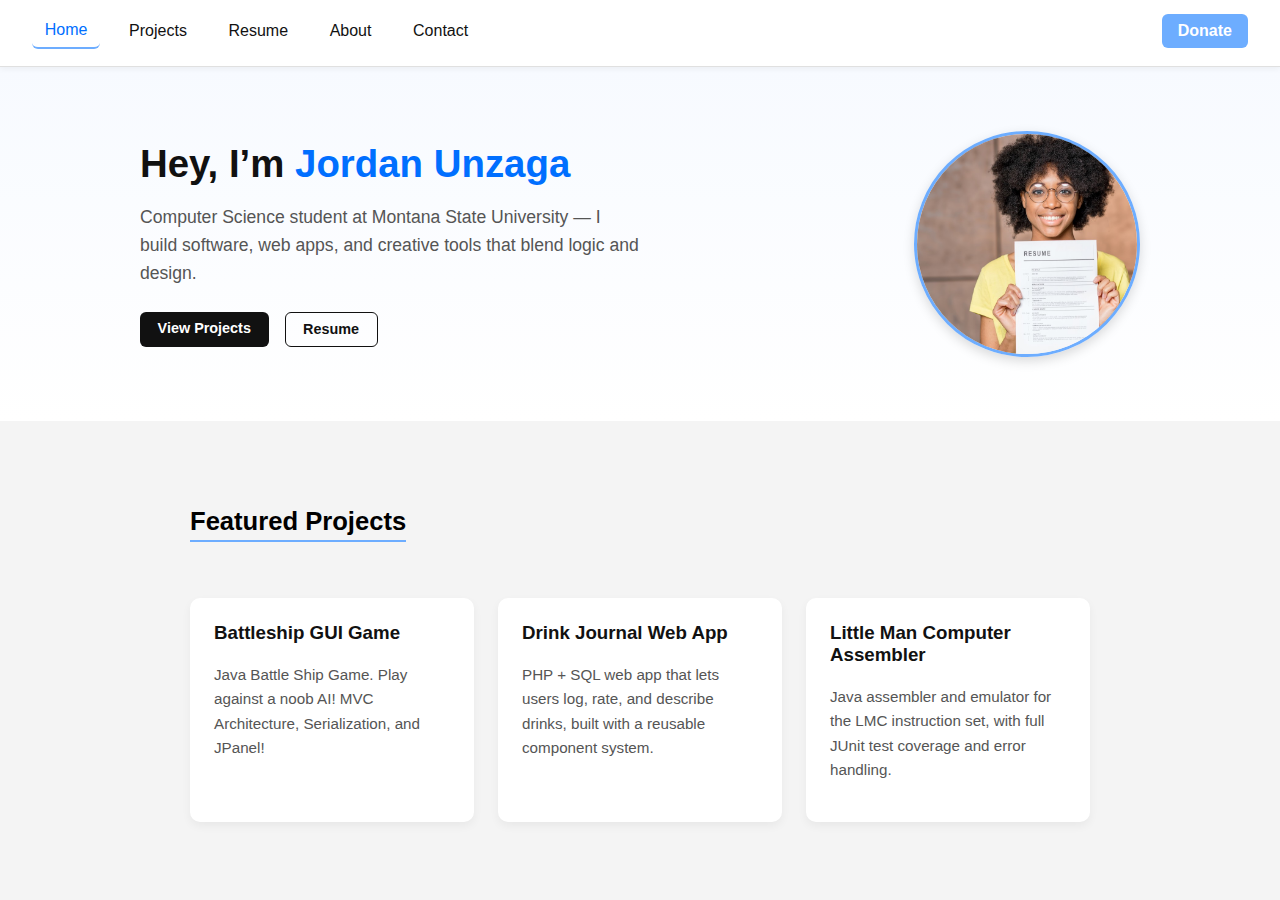
<file: index.html>
<!doctype html>
<html lang="en">
<head>
    <meta charset="UTF-8">
    <meta name="viewport" content="width=device-width, initial-scale=1">
    <title>Jordan Unzaga | Portfolio</title>
    <link rel="stylesheet" href="css/navbar.css">
    <link rel="stylesheet" href="css/base.css">
    <link rel="stylesheet" href="css/home.css">
</head>

<body>
<div id="navbar"></div>

<!-- Hero -->
<section class="hero">
    <div class="hero-content">
        <div class="hero-text">
            <h1>Hey, I’m <span class="highlight">Jordan Unzaga</span></h1>
            <p>
                Computer Science student at Montana State University — I build software, web apps,
                and creative tools that blend logic and design.
            </p>
            <div class="btn-group">
                <a href="html/projects.html" class="btn">View Projects</a>
                <a href="html/resume.html" class="btn secondary">Resume</a>
            </div>
        </div>
        <img src="images/jordan_unzaga_home.jpg" alt="Jordan Unzaga" class="hero-photo">
    </div>
</section>

<!-- Featured Projects -->
<section class="featured page-wrapper">
    <h2>Featured Projects</h2>
    <div class="project-grid">
        <div class="project-card">
            <h3>Battleship GUI Game</h3>
            <p>
                Java Battle Ship Game. Play against a noob AI! MVC Architecture, Serialization, and JPanel!
            </p>
        </div>

        <div class="project-card">
            <h3>Drink Journal Web App</h3>
            <p>PHP + SQL web app that lets users log, rate, and describe drinks, built with a reusable component system.</p>
        </div>

        <div class="project-card">
            <h3>Little Man Computer Assembler</h3>
            <p>Java assembler and emulator for the LMC instruction set, with full JUnit test coverage and error handling.</p>
        </div>
    </div>
</section>


<script src="script/navbar.js"></script>
</body>
</html>
</file>
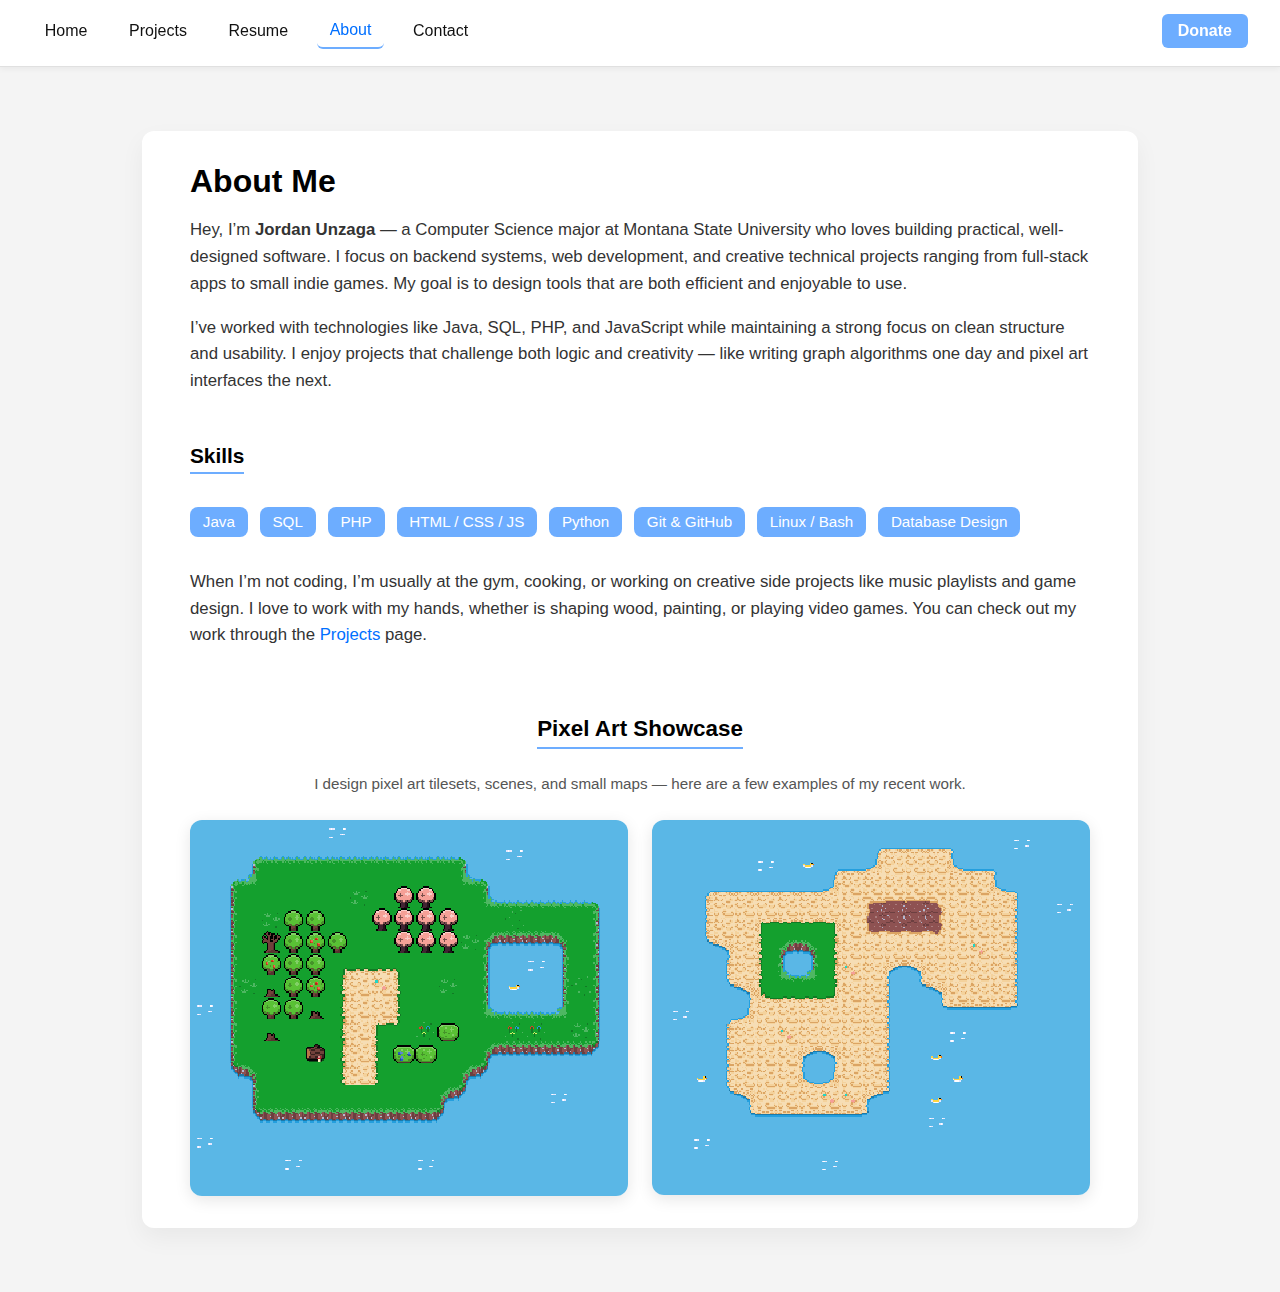
<file: html/about.html>
<!doctype html>
<html lang="en">
<head>
    <meta charset="UTF-8">
    <meta name="viewport" content="width=device-width, initial-scale=1">
    <title>About | Jordan Unzaga</title>
    <link rel="stylesheet" href="../css/base.css">
    <link rel="stylesheet" href="../css/navbar.css">
    <link rel="stylesheet" href="../css/about.css">
</head>
<body>
<div id="navbar"></div>

<main class="page-wrapper">
    <h1>About Me</h1>
    <p>
        Hey, I’m <strong>Jordan Unzaga</strong> — a Computer Science major at Montana State University who loves building practical, well-designed software.
        I focus on backend systems, web development, and creative technical projects ranging from full-stack apps to small indie games.
        My goal is to design tools that are both efficient and enjoyable to use.
    </p>

    <p>
        I’ve worked with technologies like Java, SQL, PHP, and JavaScript while maintaining a strong focus on clean structure and usability.
        I enjoy projects that challenge both logic and creativity — like writing graph algorithms one day and pixel art interfaces the next.
    </p>

    <section class="skills">
        <h2>Skills</h2>
        <div class="skills-list">
            <span>Java</span>
            <span>SQL</span>
            <span>PHP</span>
            <span>HTML / CSS / JS</span>
            <span>Python</span>
            <span>Git & GitHub</span>
            <span>Linux / Bash</span>
            <span>Database Design</span>
        </div>
    </section>

    <p style="margin-top:2rem;">
        When I’m not coding, I’m usually at the gym, cooking, or working on creative side projects like music playlists and game design.
        I love to work with my hands, whether is shaping wood, painting, or playing video games.
        You can check out my work through the <a href="projects.html" style="color:#006fff; text-decoration:none;">Projects</a> page.
    </p>

    <section class="pixel-art">
        <h2>Pixel Art Showcase</h2>
        <p class="sub">
            I design pixel art tilesets, scenes, and small maps — here are a few examples of my recent work.
        </p>

        <div class="pixel-gallery">
            <img src="../images/pixel-art1.png" alt="Pixel Art Scene 1">
            <img src="../images/pixel-art2.png" alt="Pixel Art Scene 2">
        </div>
    </section>



</main>

<script src="../script/navbar.js"></script>
</body>
</html>
</file>
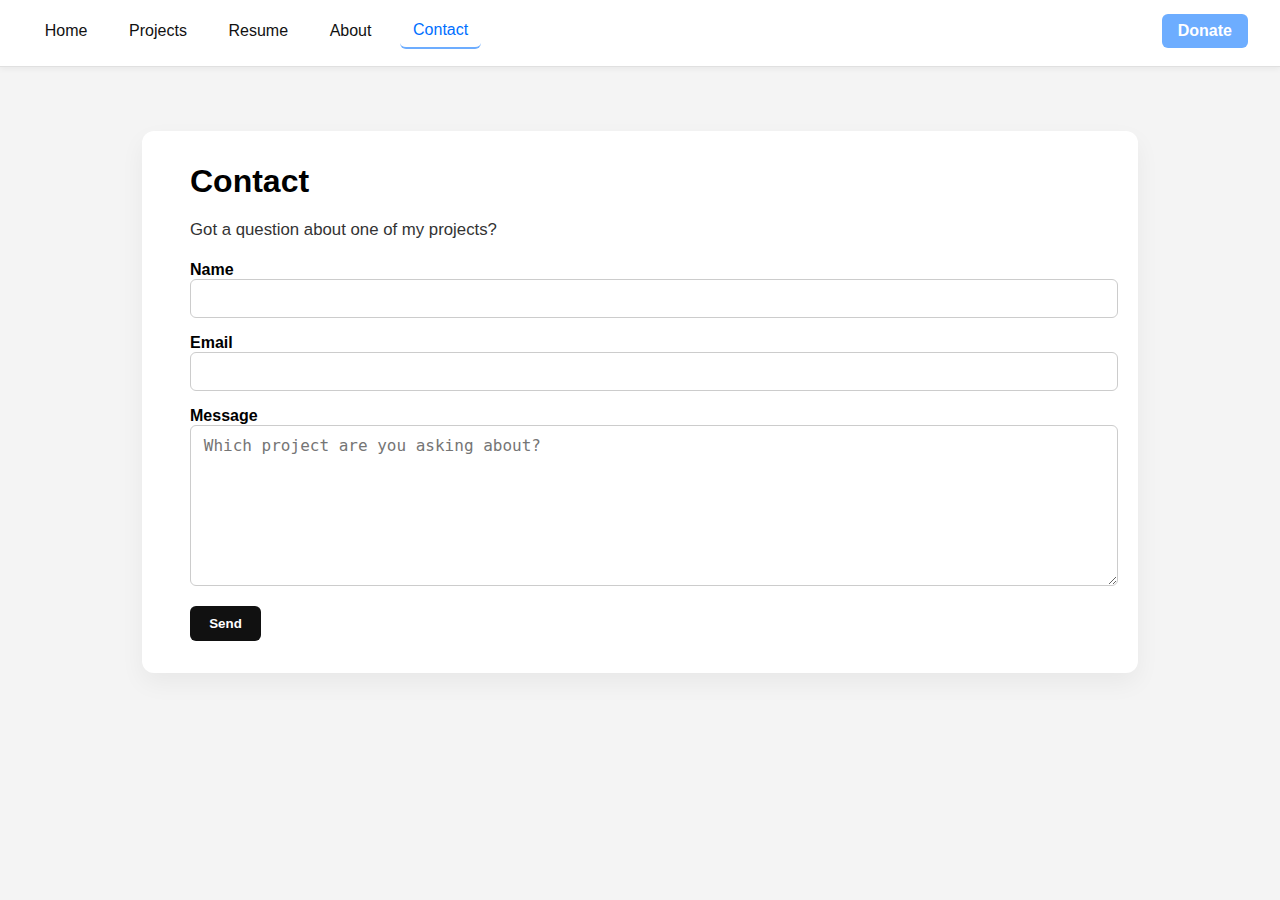
<file: html/contact.html>
<!doctype html>
<html lang="en">
<head>
    <meta charset="UTF-8">
    <meta name="viewport" content="width=device-width, initial-scale=1">
    <title>Contact | Jordan Unzaga</title>
    <link rel="stylesheet" href="../css/base.css">
    <link rel="stylesheet" href="../css/navbar.css">
    <link rel="stylesheet" href="../css/contact.css">

</head>
<body>
<div id="navbar"></div>

<main class="page-wrapper">
    <h1>Contact</h1>
    <p class="sub">Got a question about one of my projects?</p>

    <!-- simple mailto form -->
    <form action="mailto:jordan.unzaga22@gmail.com" method="post" enctype="text/plain">
        <div>
            <label for="name">Name</label>
            <input id="name" name="name" required>
        </div>
        <div>
            <label for="email">Email</label>
            <input id="email" name="email" type="email" required>
        </div>
        <div>
            <label for="message">Message</label>
            <textarea id="message" name="message" placeholder="Which project are you asking about?"></textarea>
        </div>
        <button type="submit">Send</button>
    </form>
</main>

<script src="../script/navbar.js"></script>
</body>
</html>
</file>
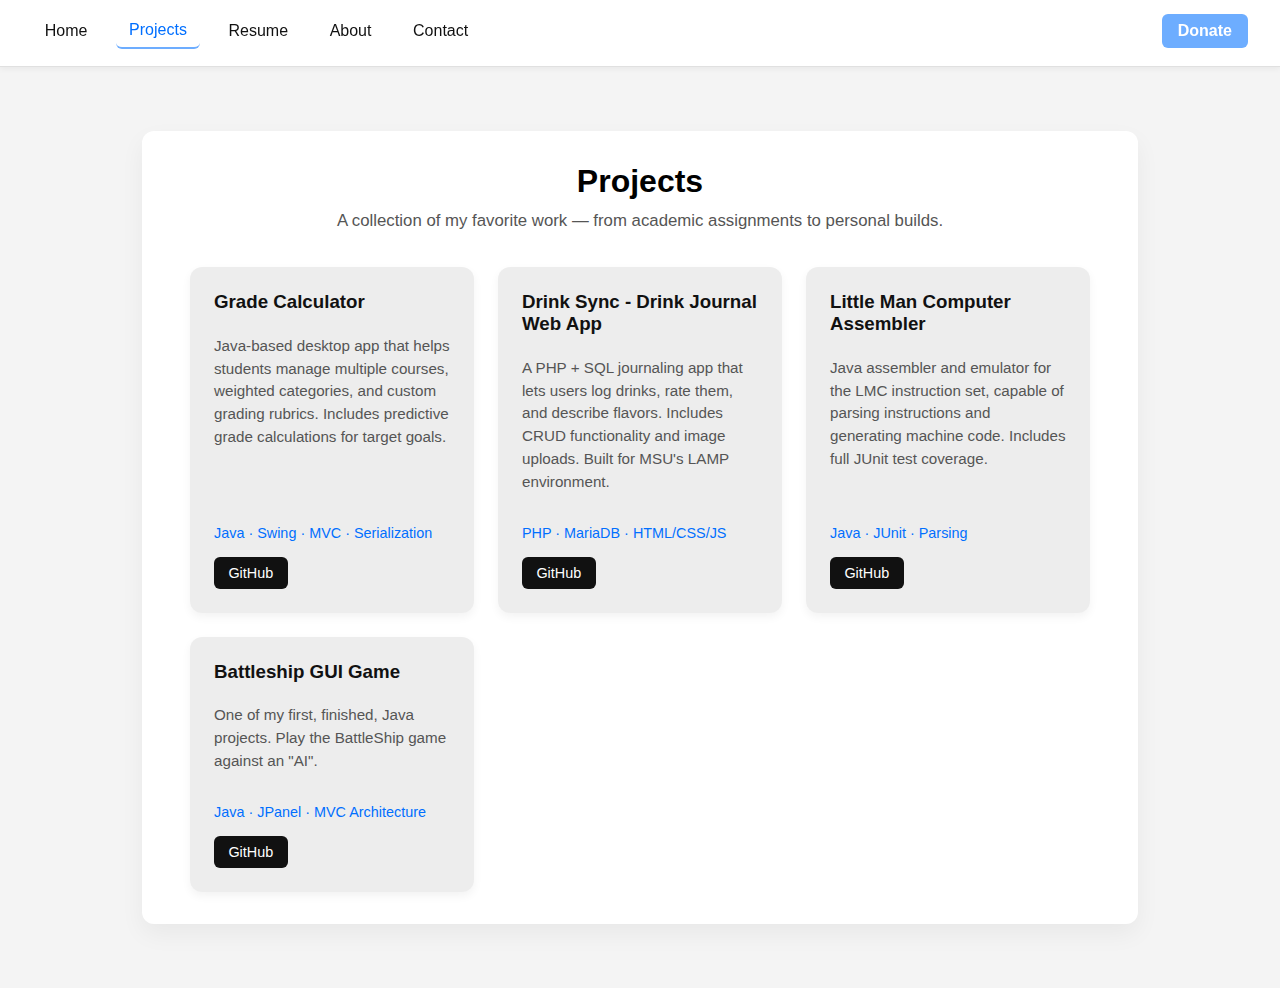
<file: html/projects.html>
<!doctype html>
<html lang="en">
<head>
    <meta charset="UTF-8">
    <meta name="viewport" content="width=device-width, initial-scale=1">
    <title>Projects | Jordan Unzaga</title>
    <link rel="stylesheet" href="../css/navbar.css">
    <link rel="stylesheet" href="../css/base.css">
    <link rel="stylesheet" href="../css/projects.css">
</head>

<body>
<div id="navbar"></div>

<main class="page-wrapper">
    <div class="projects-header">
        <h1>Projects</h1>
        <p>A collection of my favorite work — from academic assignments to personal builds.</p>
    </div>

    <div class="project-grid">
        <div class="project-card">
            <h3>Grade Calculator</h3>
            <p>
                Java-based desktop app that helps students manage multiple courses, weighted categories,
                and custom grading rubrics. Includes predictive grade calculations for target goals.
            </p>
            <div class="tech">Java · Swing · MVC · Serialization</div>
            <div class="project-links">
                <a href="https://github.com/YOUR_GITHUB/grade-calculator" target="_blank" rel="noopener noreferrer">GitHub</a>
            </div>
        </div>

        <div class="project-card">
            <h3>Drink Sync - Drink Journal Web App</h3>
            <p>
                A PHP + SQL journaling app that lets users log drinks, rate them, and describe flavors.
                Includes CRUD functionality and image uploads. Built for MSU's LAMP environment.
            </p>
            <div class="tech">PHP · MariaDB · HTML/CSS/JS</div>
            <div class="project-links">
                <a href="https://github.com/jordan-unzaga/DrinkSync" target="_blank" rel="noopener noreferrer">GitHub</a>
            </div>
        </div>

        <div class="project-card">
            <h3>Little Man Computer Assembler</h3>
            <p>
                Java assembler and emulator for the LMC instruction set, capable of parsing instructions
                and generating machine code. Includes full JUnit test coverage.
            </p>
            <div class="tech">Java · JUnit · Parsing</div>
            <div class="project-links">
                <a href="https://github.com/msu-student-repos/csci-366-jordan-unzaga" target="_blank" rel="noopener noreferrer">GitHub</a>
            </div>
        </div>

        <div class="project-card">
            <h3>Battleship GUI Game</h3>
            <p>
                One of my first, finished, Java projects. Play the BattleShip game against an "AI".
            </p>
            <div class="tech">Java · JPanel · MVC Architecture</div>
            <div class="project-links">
                <a href="https://github.com/jordan-unzaga/BattleShipGUIGame" target="_blank" rel="noopener noreferrer">GitHub</a>
            </div>
        </div>
    </div>
</main>

<script src="../script/navbar.js"></script>
</body>
</html>
</file>
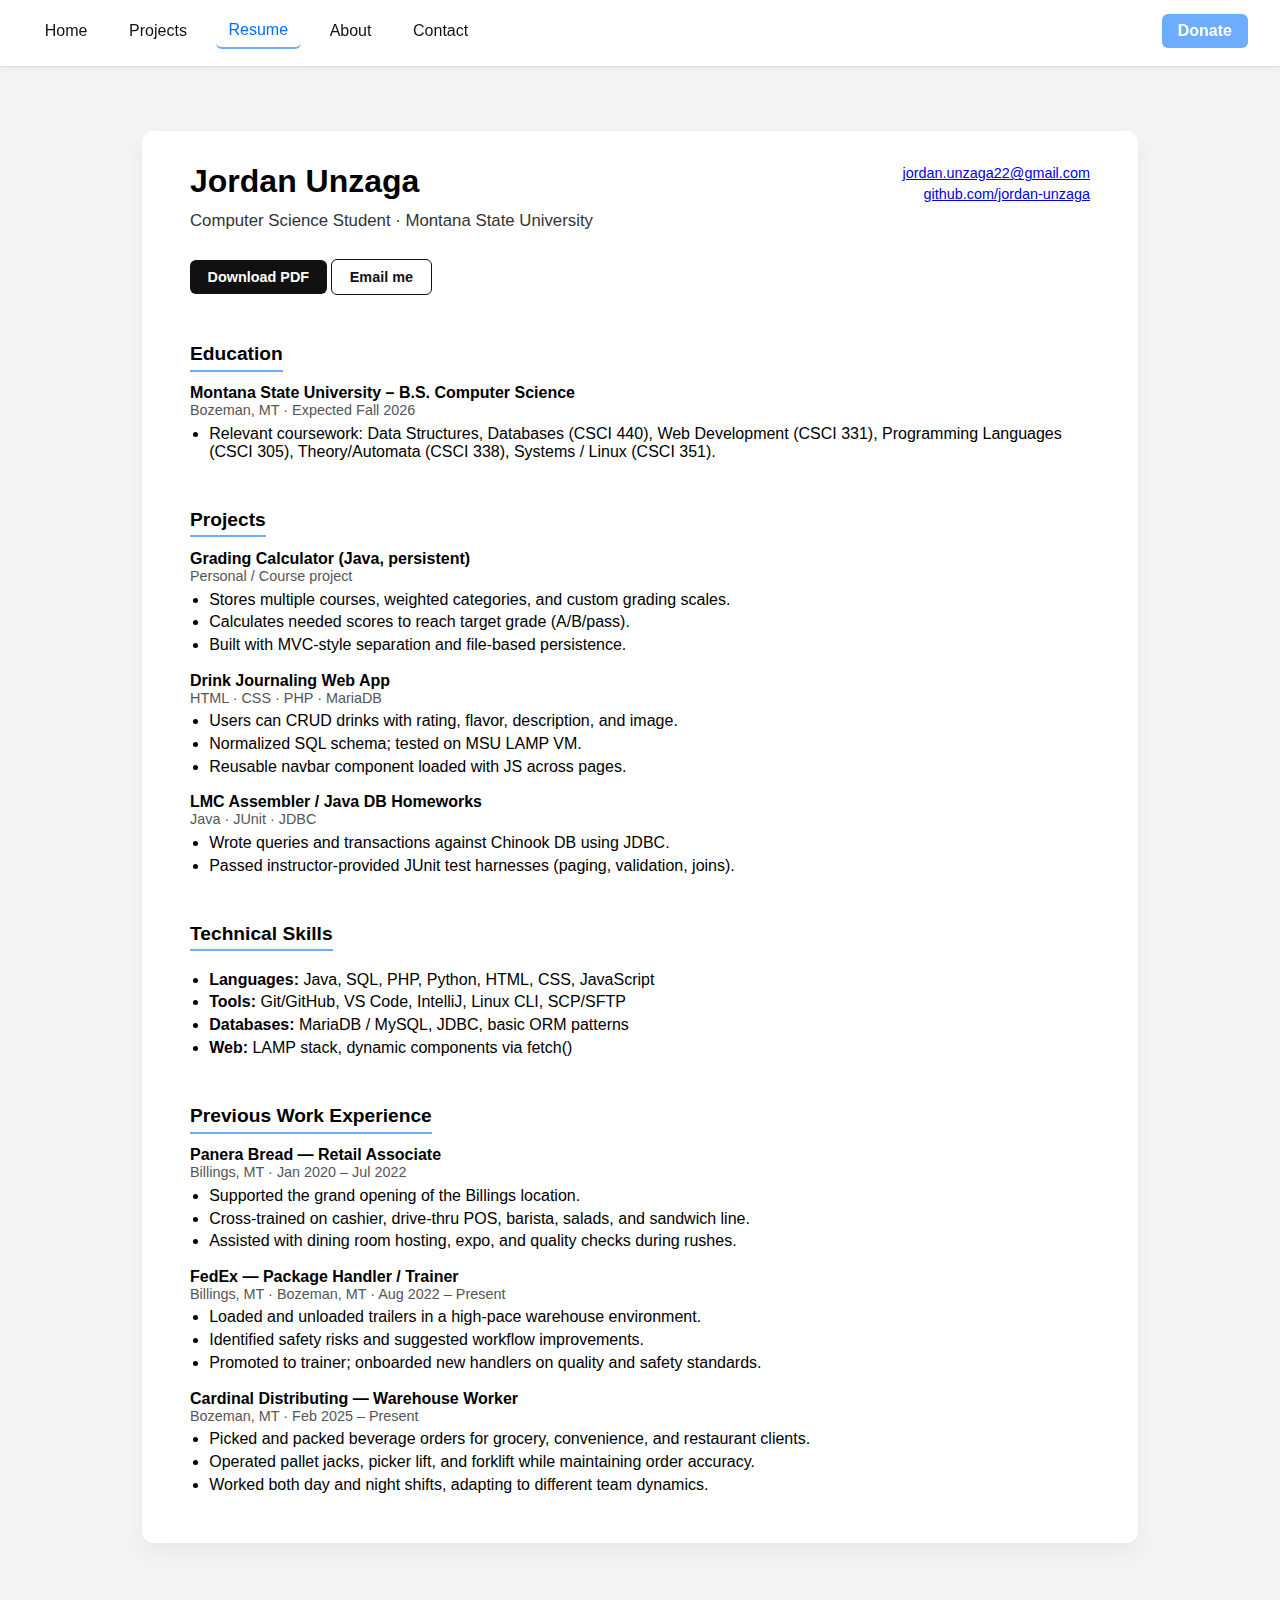
<file: html/resume.html>
<!doctype html>
<html lang="en">
<head>
    <meta charset="UTF-8">
    <meta name="viewport" content="width=device-width, initial-scale=1">
    <title>Resume | Jordan Unzaga</title>
    <link rel="stylesheet" href="../css/base.css">
    <link rel="stylesheet" href="../css/navbar.css">
    <link rel="stylesheet" href="../css/resume.css">
</head>
<body>
<div id="navbar"></div>

<main class="page-wrapper">
    <div class="top-row">
        <div>
            <h1>Jordan Unzaga</h1>
            <p style="margin: .3rem 0 0;">Computer Science Student · Montana State University</p>
        </div>
        <div class="contact-info">
            <div><a href="mailto:jordan.unzaga22@gmail.com">jordan.unzaga22@gmail.com</a></div>
            <div><a href="https://github.com/jordan-unzaga" target="_blank" rel="noopener noreferrer">github.com/jordan-unzaga</a></div>
<!--            <div><a href="https://www.linkedin.com/in/YOUR_LINKEDIN" target="_blank" rel="noopener noreferrer">LinkedIn</a></div>-->
        </div>
    </div>

    <div class="btn-row">
        <!-- if you upload resume.pdf to root, this will work -->
        <a href="../resume.pdf" class="btn" target="_blank" rel="noopener noreferrer">Download PDF</a>
        <a href="mailto:jordan.unzaga22@gmail.com?subject=Regarding%20your%20portfolio" class="btn secondary">Email me</a>
    </div>

    <section class="section">
        <h2>Education</h2>
        <div class="item">
            <div class="item-title">Montana State University – B.S. Computer Science</div>
            <div class="item-sub">Bozeman, MT · Expected Fall 2026</div>
            <ul>
                <li>Relevant coursework: Data Structures, Databases (CSCI 440), Web Development (CSCI 331), Programming Languages (CSCI 305), Theory/Automata (CSCI 338), Systems / Linux (CSCI 351).</li>
            </ul>
        </div>
    </section>

    <section class="section">
        <h2>Projects</h2>
        <div class="item">
            <div class="item-title">Grading Calculator (Java, persistent)</div>
            <div class="item-sub">Personal / Course project</div>
            <ul>
                <li>Stores multiple courses, weighted categories, and custom grading scales.</li>
                <li>Calculates needed scores to reach target grade (A/B/pass).</li>
                <li>Built with MVC-style separation and file-based persistence.</li>
            </ul>
        </div>
        <div class="item">
            <div class="item-title">Drink Journaling Web App</div>
            <div class="item-sub">HTML · CSS · PHP · MariaDB</div>
            <ul>
                <li>Users can CRUD drinks with rating, flavor, description, and image.</li>
                <li>Normalized SQL schema; tested on MSU LAMP VM.</li>
                <li>Reusable navbar component loaded with JS across pages.</li>
            </ul>
        </div>
        <div class="item">
            <div class="item-title">LMC Assembler / Java DB Homeworks</div>
            <div class="item-sub">Java · JUnit · JDBC</div>
            <ul>
                <li>Wrote queries and transactions against Chinook DB using JDBC.</li>
                <li>Passed instructor-provided JUnit test harnesses (paging, validation, joins).</li>
            </ul>
        </div>
    </section>

    <section class="section">
        <h2>Technical Skills</h2>
        <ul>
            <li><strong>Languages:</strong> Java, SQL, PHP, Python, HTML, CSS, JavaScript</li>
            <li><strong>Tools:</strong> Git/GitHub, VS Code, IntelliJ, Linux CLI, SCP/SFTP</li>
            <li><strong>Databases:</strong> MariaDB / MySQL, JDBC, basic ORM patterns</li>
            <li><strong>Web:</strong> LAMP stack, dynamic components via fetch()</li>
        </ul>
    </section>

    <section class="section">
        <h2>Previous Work Experience</h2>

        <div class="item">
            <div class="item-title">Panera Bread — Retail Associate</div>
            <div class="item-sub">Billings, MT · Jan 2020 – Jul 2022</div>
            <ul>
                <li>Supported the grand opening of the Billings location.</li>
                <li>Cross-trained on cashier, drive-thru POS, barista, salads, and sandwich line.</li>
                <li>Assisted with dining room hosting, expo, and quality checks during rushes.</li>
            </ul>
        </div>

        <div class="item">
            <div class="item-title">FedEx — Package Handler / Trainer</div>
            <div class="item-sub">Billings, MT · Bozeman, MT · Aug 2022 – Present</div>
            <ul>
                <li>Loaded and unloaded trailers in a high-pace warehouse environment.</li>
                <li>Identified safety risks and suggested workflow improvements.</li>
                <li>Promoted to trainer; onboarded new handlers on quality and safety standards.</li>
            </ul>
        </div>

        <div class="item">
            <div class="item-title">Cardinal Distributing — Warehouse Worker</div>
            <div class="item-sub">Bozeman, MT · Feb 2025 – Present</div>
            <ul>
                <li>Picked and packed beverage orders for grocery, convenience, and restaurant clients.</li>
                <li>Operated pallet jacks, picker lift, and forklift while maintaining order accuracy.</li>
                <li>Worked both day and night shifts, adapting to different team dynamics.</li>
            </ul>
        </div>
    </section>

</main>

<script src="../script/navbar.js"></script>
</body>
</html>
</file>
<file: css/navbar.css>
body {
    margin: 0;
}

.navbar {
    width: 100%;
    background-color: #ffffff;
    border-bottom: 1px solid #e0e0e0;
    box-shadow: 0 2px 6px rgba(0, 0, 0, 0.05);
    box-sizing: border-box;
    position: sticky;
    top: 0;
    z-index: 1000;
}

.navbar ul {
    display: flex;
    align-items: center;
    justify-content: flex-start;
    gap: 1rem;
    list-style: none;
    margin: 0;
    padding: 0.8rem 2rem;
}

.navbar ul li a {
    display: block;
    color: #111;
    text-align: center;
    padding: 0.5rem 0.8rem;
    text-decoration: none;
    font-weight: 500;
    border-radius: 6px;
    transition: background-color 0.2s, color 0.2s;
}

.navbar ul li a:hover {
    background-color: #f4f4f4;
    color: #006fff;
}

.navbar ul li a.active {
    border-bottom: 2px solid #6dadff;
    color: #006fff;
}


.navbar ul .donate {
    margin-left: auto;
}

.navbar ul .donate a {
    background-color: #6dadff;
    color: white;
    font-weight: 600;
    border-radius: 6px;
    padding: 0.5rem 1rem;
    text-decoration: none;
    transition: background-color 0.2s;
}

.navbar ul .donate a:hover {
    background-color: #006fff;
    color: #ffffff;
}
</file>
<file: css/base.css>
/* General page setup */
body {
    margin: 0;
    font-family: Arial, Helvetica, sans-serif;
    background: #f4f4f4;
}

/* Shared card/wrapper layout */
.page-wrapper {
    max-width: 900px;
    margin: 4rem auto;
    background: #fff;
    padding: 2rem 3rem;
    border-radius: 12px;
    box-shadow: 0 10px 25px rgba(0, 0, 0, .05);
}

/* Shared headings */
h1 {
    margin-top: 0;
    margin-bottom: .5rem;
}

p {
    color: #333;
    line-height: 1.6;
    font-size: 1.05rem;
}

/* Shared section formatting */
.section {
    margin-top: 2rem;
}

.section h2 {
    font-size: 1.2rem;
    border-bottom: 2px solid #6dadff;
    display: inline-block;
    padding-bottom: .3rem;
    margin-bottom: .8rem;
}

/* Shared list styling */
ul {
    margin: .4rem 0 0 1.2rem;
    padding: 0;
}

ul li {
    margin-bottom: .3rem;
}

/* Shared buttons */
.btn {
    display: inline-block;
    background: #111;
    color: #fff;
    text-decoration: none;
    padding: .55rem 1.1rem;
    border-radius: 6px;
    font-weight: 600;
    font-size: .9rem;
    transition: background 0.2s;
}

.btn:hover {
    background: #333;
}

.btn.secondary {
    background: transparent;
    color: #111;
    border: 1px solid #111;
}

/* Skills tag styles (used in About) */
.skills-list {
    display: flex;
    flex-wrap: wrap;
    gap: .75rem;
    margin-top: 1rem;
}

.skills-list span {
    background: #6dadff;
    color: #fff;
    padding: .4rem .8rem;
    border-radius: 8px;
    font-size: .95rem;
    font-weight: 500;
}
</file>
<file: css/home.css>
.hero {
    background: linear-gradient(180deg, #f7faff 0%, #ffffff 100%);
    padding: 4rem 2rem;
}

.hero-content {
    display: flex;
    align-items: center;
    justify-content: center;
    gap: 3rem;
    flex-wrap: wrap;
    max-width: 1000px;
    margin: 0 auto;
}

.hero-text {
    flex: 1 1 360px;
    text-align: left;
    min-width: 280px;
}

.hero-text h1 {
    font-size: 2.4rem;
    color: #111;
    margin-bottom: .5rem;
}

.hero-text p {
    color: #555;
    font-size: 1.1rem;
    line-height: 1.6;
    margin-bottom: 1.5rem;
    max-width: 500px;
}

.highlight {
    color: #006fff;
    font-weight: 600;
}

.hero-photo {
    width: 220px;
    height: 220px;
    object-fit: cover;
    border-radius: 50%;
    box-shadow: 0 4px 12px rgba(0,0,0,.15);
    border: 3px solid #6dadff;
    flex-shrink: 0;
}

.btn-group {
    display: flex;
    gap: 1rem;
    flex-wrap: wrap;
}

/* === Featured projects === */
/* make it fit with your page-wrapper */
.featured {
    background: none;        /* remove white background */
    box-shadow: none;        /* remove outer shadow */
    border-radius: 0;        /* no rounded corners */
    padding: 0;              /* rely on .page-wrapper spacing */
}

.featured h2 {
    text-align: center;
    font-size: 1.6rem;
    margin-bottom: 1.5rem;
    border-bottom: 2px solid #6dadff;
    display: inline-block;
    padding-bottom: .3rem;
}


.project-grid {
    display: grid;
    grid-template-columns: repeat(auto-fit, minmax(260px, 1fr));
    gap: 1.5rem;
    margin-top: 2rem;
}

.project-card {
    background: #fff;
    border-radius: 10px;
    box-shadow: 0 4px 10px rgba(0,0,0,.05);
    padding: 1.5rem;
    transition: transform .2s ease, box-shadow .2s ease;
}

.project-card:hover {
    transform: translateY(-4px);
    box-shadow: 0 6px 14px rgba(0,0,0,.1);
}

.project-card h3 {
    margin-top: 0;
    color: #111;
}

.project-card p {
    color: #555;
    font-size: .95rem;
}

@media (max-width: 700px) {
    .hero-content {
        flex-direction: column-reverse;
        text-align: center;
    }

    .hero-text {
        text-align: center;
    }

    .hero-text p {
        margin-left: auto;
        margin-right: auto;
    }
}
</file>
<file: css/about.css>
.skills {
    margin-top: 2rem;
}

.skills h2 {
    font-size: 1.3rem;
    border-bottom: 2px solid #6dadff;
    display: inline-block;
    padding-bottom: .2rem;
}

.pixel-art {
    margin-top: 3rem;
    text-align: center;
}

.pixel-art h2 {
    font-size: 1.4rem;
    border-bottom: 2px solid #6dadff;
    display: inline-block;
    padding-bottom: .3rem;
    margin-bottom: .5rem;
}

.pixel-art .sub {
    color: #555;
    font-size: .95rem;
    margin-bottom: 1.5rem;
}

.pixel-gallery {
    display: grid;
    grid-template-columns: repeat(auto-fit, minmax(320px, 1fr));
    gap: 1.5rem;
    justify-items: center;
}

.pixel-gallery img {
    width: 100%;
    max-width: 500px;
    image-rendering: pixelated;
    border-radius: 12px;
    box-shadow: 0 4px 16px rgba(0, 0, 0, .1);
    transition: transform .25s ease, box-shadow .25s ease;
}

.pixel-gallery img:hover {
    transform: scale(1.02);
    box-shadow: 0 6px 22px rgba(0, 0, 0, .15);
}
</file>
<file: css/contact.css>
form {
    display: grid;
    gap: 1rem;
}

label {
    font-weight: 600;
}

input, textarea {
    width: 100%;
    padding: .6rem .8rem;
    border: 1px solid #ccc;
    border-radius: 6px;
    font-size: 1rem;
}

textarea {
    min-height: 140px;
    resize: vertical;
}

button {
    width: fit-content;
    background: #111;
    color: #fff;
    border: none;
    padding: .6rem 1.2rem;
    border-radius: 6px;
    font-weight: 600;
    cursor: pointer;
    transition: background .2s;
}

button:hover {
    background: #333;
}

.contact-links {
    margin-top: 2rem;
    display: flex;
    gap: 1rem;
    flex-wrap: wrap;
}

.contact-links a {
    color: #006fff;
    text-decoration: none;
    font-weight: 500;
}
</file>
<file: css/projects.css>
.projects-header {
    text-align: center;
    margin-bottom: 2rem;
}

.projects-header h1 {
    font-size: 2rem;
    margin-bottom: .5rem;
}

.projects-header p {
    color: #555;
    margin: 0 auto;
    max-width: 650px;
}

.project-grid {
    display: grid;
    grid-template-columns: repeat(auto-fit, minmax(280px, 1fr));
    gap: 1.5rem;
    margin-top: 2rem;
}

.project-card {
    background: rgba(0, 0, 0, 0.07);
    border-radius: 12px;
    box-shadow: 0 4px 10px rgba(0, 0, 0, .05);
    padding: 1.5rem;
    transition: transform .2s ease, box-shadow .2s ease;
    display: flex;
    flex-direction: column;
    justify-content: space-between;
}

.project-card:hover {
    transform: translateY(-4px);
    box-shadow: 0 8px 16px rgba(0, 0, 0, .1);
}

.project-card h3 {
    margin-top: 0;
    color: #111;
    margin-bottom: .4rem;
}

.project-card p {
    color: #555;
    font-size: .95rem;
    line-height: 1.5;
    flex-grow: 1;
}

.tech {
    margin-top: 1rem;
    font-size: .9rem;
    color: #006fff;
    font-weight: 500;
}

.project-links {
    margin-top: 1rem;
    display: flex;
    gap: .5rem;
}

.project-links a {
    display: inline-block;
    background: #111;
    color: white;
    text-decoration: none;
    padding: .5rem .9rem;
    border-radius: 6px;
    font-size: .9rem;
    transition: background .2s;
}

.project-links a:hover {
    background: #333;
}
</file>
<file: css/resume.css>
.top-row {
    display: flex;
    justify-content: space-between;
    align-items: flex-start;
    gap: 1rem;
    flex-wrap: wrap;
}

.contact-info {
    text-align: right;
    font-size: .9rem;
    line-height: 1.4;
}

.item {
    margin-bottom: 1.1rem;
}

.item-title {
    font-weight: 600;
}

.item-sub {
    color: #555;
    font-size: .9rem;
    margin-bottom: .3rem;
}

.btn-row {
    margin-top: 1.5rem;
}

@media (max-width: 640px) {
    .contact-info {
        text-align: left;
    }
    .top-row {
        flex-direction: column;
    }
}
</file>
